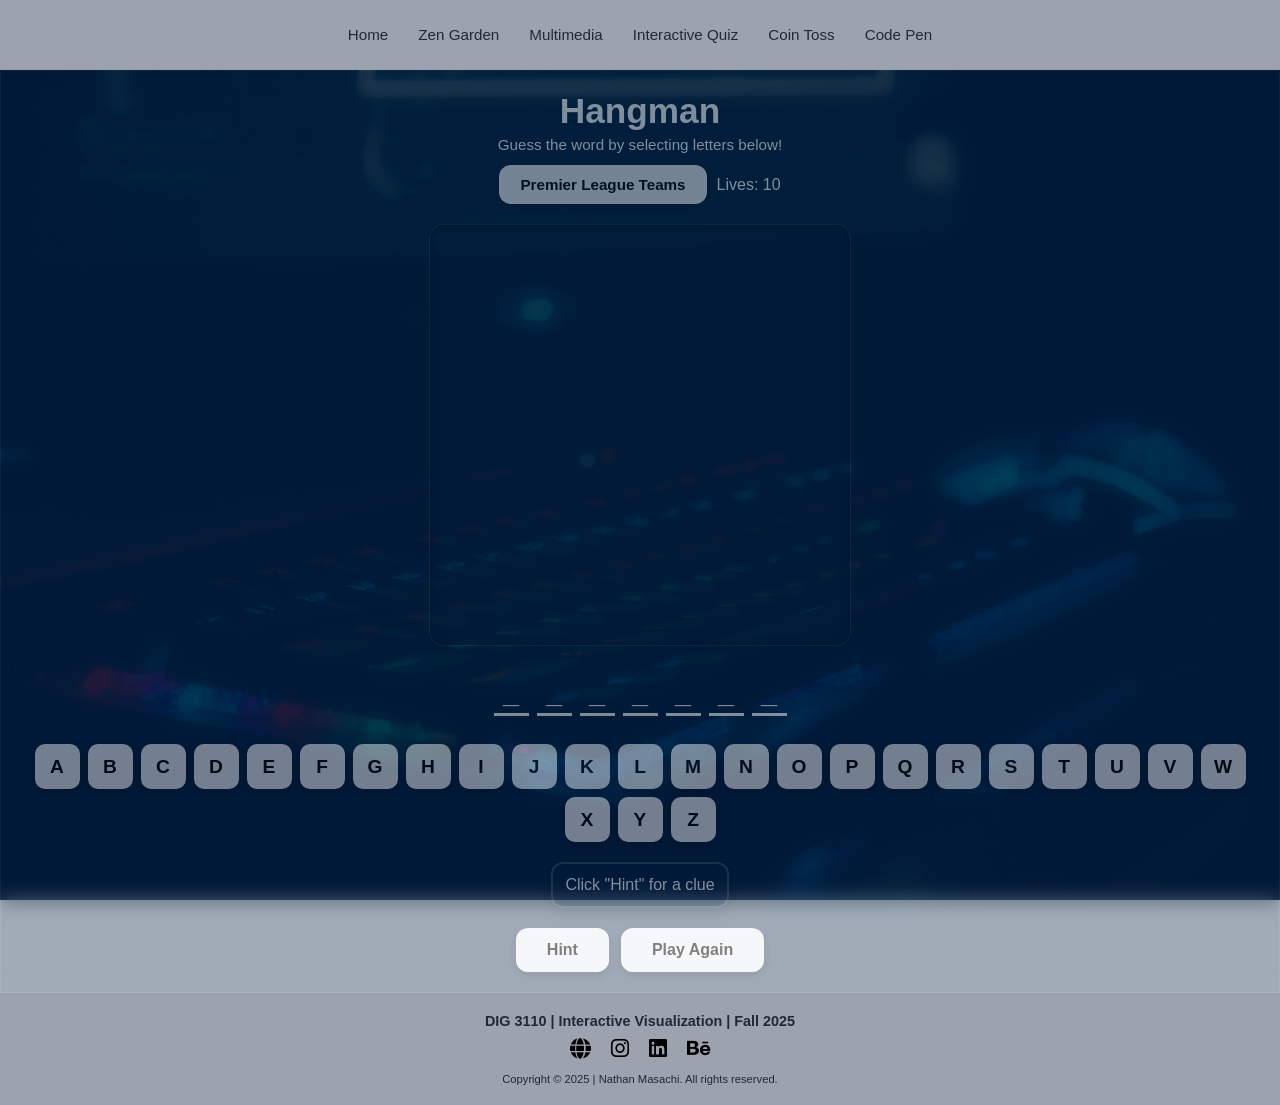
<file: codepen/codepen.html>
<!DOCTYPE html>
<html lang="en">
<head>
    <meta charset="UTF-8">
    <meta name="viewport" content="width=device-width, initial-scale=1.0">
    <title>Hangman Game</title>
    <link rel="stylesheet" href="https://cdnjs.cloudflare.com/ajax/libs/font-awesome/6.4.0/css/all.min.css">
    <link href="codepen.css" rel="stylesheet" type="text/css">
    
</head>
<body>
    <nav class="navbar">
        <div class="nav-links">
            <a href="../index.html" class="nav-link">Home</a>
            <a href="../zenGarden/zenGarden.html" class="nav-link">Zen Garden</a>
            <a href="../longFormMultimedia/longFormMultimedia.html" class="nav-link">Multimedia</a>
            <a href="../interactiveQuiz/knowYourSchool.html" class="nav-link">Interactive Quiz</a>
            <a href="../coinTossGame/coinTossGame.html" class="nav-link">Coin Toss</a>
            <a href="../codepen/codepen.html" class="nav-link">Code Pen</a>
        </div>
    </nav>

    <div class="main-content">
        <div class="game-container">
            <h1>Hangman</h1>
            <p class="subtitle">Guess the word by selecting letters below!</p>
            
            <div class="game-info">
                <div class="category-box" id="catagoryName">Select a category</div>
                <div class="lives-box" id="mylives">Lives: 10</div>
            </div>
            <div class="canvas-container">
                <canvas id="stickman" width="400" height="400"></canvas>
            </div>
            <div id="hold"></div>
            <div id="buttons"></div>
            <div class="clue-box" id="clue">Click "Hint" for a clue</div>
            <div class="button-container">
                <button id="hint">Hint</button>
                <button id="reset">Play Again</button>
            </div>
        </div>
    </div>

    <footer>
        <div class="container">
            <h3 class="project-title">DIG 3110 | Interactive Visualization | Fall 2025</h3>
            <div class="footer-socials">
                <a href="https://masachidc.com/" target="_blank" rel="noopener noreferrer" class="social-link"><i class="fa-solid fa-globe"></i></a>
                <a href="https://www.instagram.com/masachi.dc/" target="_blank" rel="noopener noreferrer" class="social-link"><i class="fa-brands fa-instagram"></i></a>
                <a href="https://www.linkedin.com/in/nathanmasachi/?skipRedirect=true" target="_blank" rel="noopener noreferrer" class="social-link"><i class="fa-brands fa-linkedin"></i></a>
                <a href="https://www.behance.net/masachidc" target="_blank" rel="noopener noreferrer" class="social-link"><i class="fa-brands fa-behance"></i></a>
            </div>
            <p class="copyright">Copyright © 2025 | Nathan Masachi. All rights reserved.</p>
        </div>
    </footer>

    <script src="codepen.js"></script>
</body>
</html>
</file>
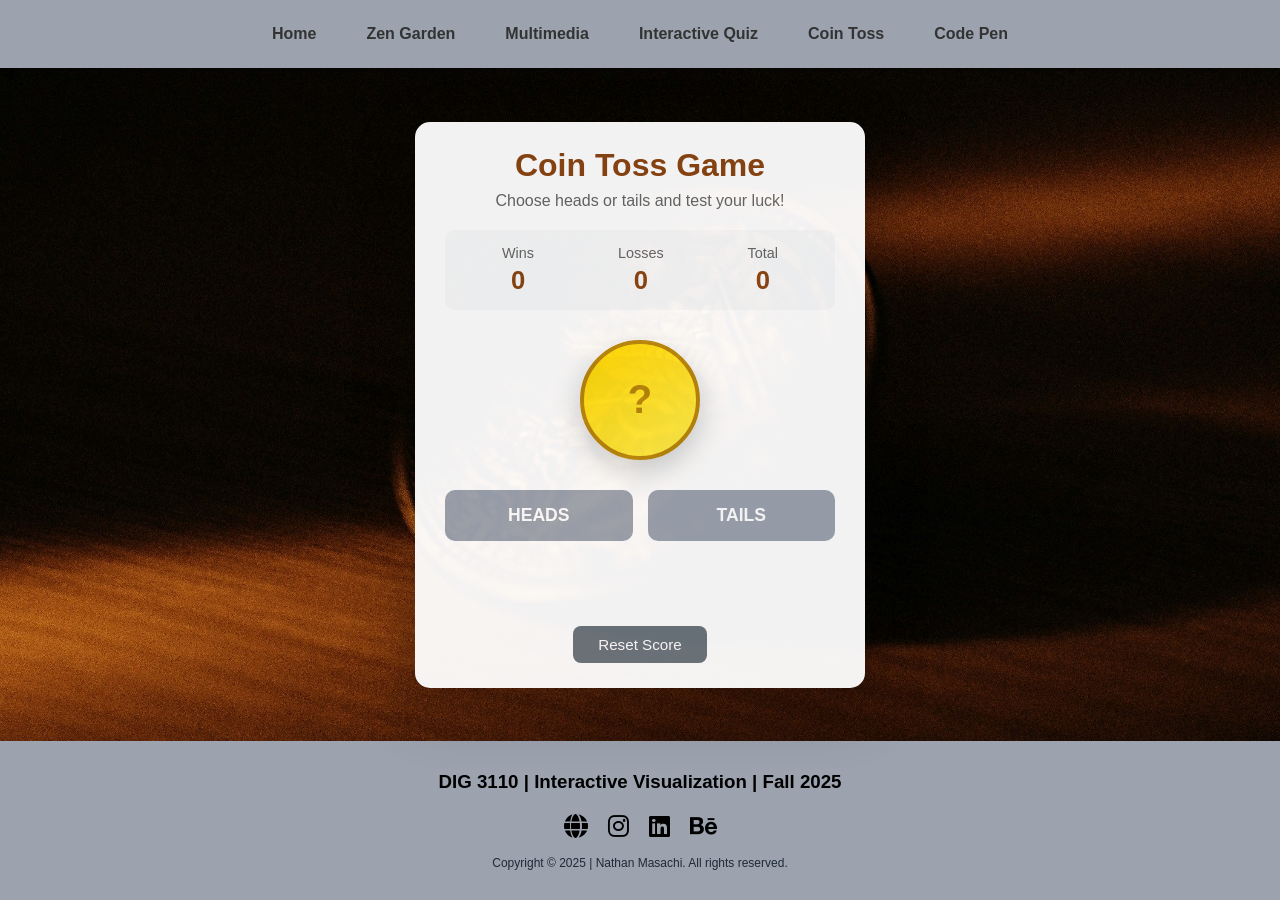
<file: coinTossGame/coinTossGame.html>
<!DOCTYPE html>
<html>
<head>
    <meta charset="utf-8">
    <meta name="viewport" content="width=device-width, initial-scale=1">
    <link href="coinToss.css" rel="stylesheet" type="text/css">
    <link href="https://fonts.googleapis.com/css2?family=Lato:ital,wght@0,100;0,300;0,400;0,700;0,900;1,100;1,300;1,400;1,700;1,900&family=Playfair+Display:ital,wght@0,400..900;1,400..900&display=swap" rel="stylesheet">
    <title>Coin Toss Game</title>
    <link rel="stylesheet" href="https://cdnjs.cloudflare.com/ajax/libs/font-awesome/6.4.0/css/all.min.css">
</head>
<body>
    <nav class="navbar">
        <div class="container">
            <ul class="nav-links">
                <li><a href="../index.html" class="nav-link">Home</a></li>
                <li><a href="../zenGarden/zenGarden.html" class="nav-link">Zen Garden</a></li>
                <li><a href="../longFormMultimedia/longFormMultimedia.html" class="nav-link">Multimedia</a></li>
                <li><a href="../interactiveQuiz/knowYourSchool.html" class="nav-link">Interactive Quiz</a></li>
                <li><a href="../coinTossGame/coinTossGame.html" class="nav-link">Coin Toss</a></li>
                <li><a href="../codepen/codepen.html" class="nav-link">Code Pen</a></li>
            </ul>
        </div>
    </nav>
    
    <main>
        <div class="game-container">
            <h1>Coin Toss Game</h1>
            <p class="subtitle">Choose heads or tails and test your luck!</p>
            <div class="score-board">
                <div class="score-item">
                    <div class="score-label">Wins</div>
                    <div class="score-value" id="wins">0</div>
                </div>
                <div class="score-item">
                    <div class="score-label">Losses</div>
                    <div class="score-value" id="losses">0</div>
                </div>
                <div class="score-item">
                    <div class="score-label">Total</div>
                    <div class="score-value" id="total">0</div>
                </div>
            </div>
            <div class="coin-container">
                <div class="coin" id="coin">?</div>
            </div>
            <div class="choice-buttons">
                <button class="choice-btn heads-btn" id="headsBtn">Heads</button>
                <button class="choice-btn tails-btn" id="tailsBtn">Tails</button>
            </div>
            <div class="result-message" id="resultMessage"></div>
            <button class="reset-btn" id="resetBtn">Reset Score</button>
        </div>
    </main>
    
    <footer>
        <div class="container">
            <h3 class="project-title" style="margin-bottom: 20px;">DIG 3110 | Interactive Visualization | Fall 2025</h3>
            <div class="footer-socials">
                <a href="https://masachidc.com/" target="_blank" rel="noopener noreferrer" class="social-link"><i class="fa-solid fa-globe"></i></a>
                <a href="https://www.instagram.com/masachi.dc/" target="_blank" rel="noopener noreferrer" class="social-link"><i class="fa-brands fa-instagram"></i></a>
                <a href="https://www.linkedin.com/in/nathanmasachi/?skipRedirect=true" target="_blank" rel="noopener noreferrer" class="social-link"><i class="fa-brands fa-linkedin"></i></a>
                <a href="https://www.behance.net/masachidc" target="_blank" rel="noopener noreferrer" class="social-link"><i class="fa-brands fa-behance"></i></a>
            </div>
            <p class="copyright">Copyright © 2025 | Nathan Masachi. All rights reserved.</p>
        </div>
    </footer>
    <script src="coinToss.js"></script>
</body>
</html>
</file>
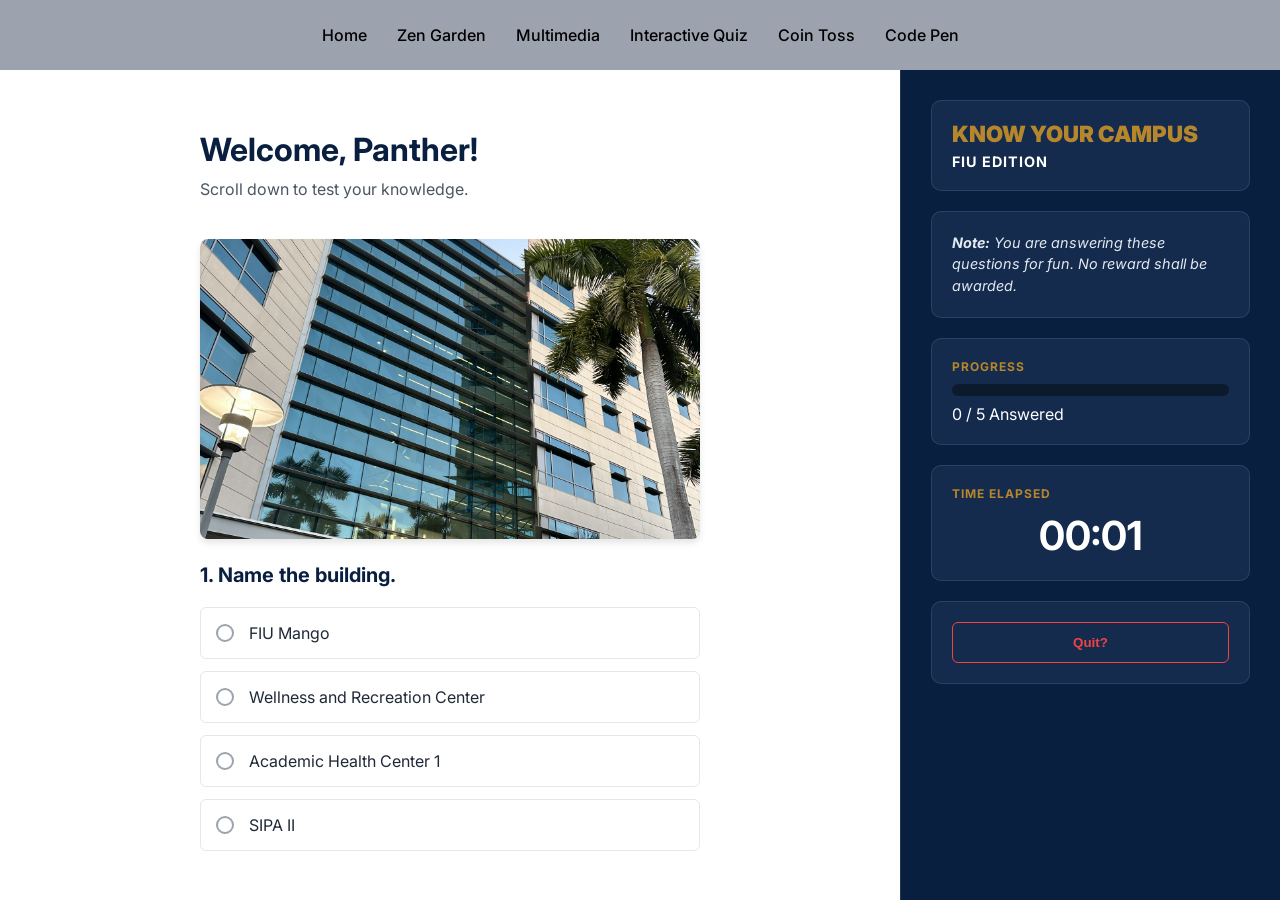
<file: interactiveQuiz/interactiveQuizFun.html>
<!DOCTYPE html>
<html lang="en">
<head>
    <meta charset="utf-8">
    <meta name="viewport" content="width=device-width, initial-scale=1">
    <link href="interactiveQuizFun.css" rel="stylesheet" type="text/css">
    <link href="https://fonts.googleapis.com/css2?family=Inter:wght@300;400;600;700;900&display=swap" rel="stylesheet">
    <title>Know Your Campus - FIU Edition</title>
</head>
<body>
 
    <nav class="navbar">
        <div class="container">
            <div class="nav-links">
                <a href="../indexFinal.html" class="nav-link">Home</a>
                <a href="../zenGarden/zenGarden.html" class="nav-link">Zen Garden</a>
                <a href="../longFormMultimedia/longFormMultimedia.html" class="nav-link">Multimedia</a>
                <a href="../interactiveQuiz/knowYourSchool.html" class="nav-link">Interactive Quiz</a>
                <a href="../coinTossGame/coinTossGame.html" class="nav-link">Coin Toss</a>
                <a href="../codepen/codepen.html" class="nav-link">Code Pen</a>
            </div>
        </div>
    </nav>
 
    <div class="split-layout">
        
        <main class="left-scroll-panel" id="quizPage">
            
            <!-- Questions View Container -->
            <div class="quiz-content" id="questionsView">
                <div class="intro-text">
                    <h1>Welcome, Panther!</h1>
                    <p>Scroll down to test your knowledge.</p>
                </div>
 
                <!-- Q1 -->
                <section class="question-box" data-question="1">
                    <img src="01.jpg" alt="Building Image" onerror="this.style.backgroundColor='#eee'">
                    <h3>1. Name the building.</h3>
                    <div class="answers">
                        <button class="answer-btn" data-question="1" data-answer="FIU Mango">
                            <span class="radio-circle"></span> FIU Mango
                        </button>
                        <button class="answer-btn" data-question="1" data-answer="Wellness and Recreation Center">
                            <span class="radio-circle"></span> Wellness and Recreation Center
                        </button>
                        <button class="answer-btn" data-question="1" data-answer="Academic Health Center 1">
                            <span class="radio-circle"></span> Academic Health Center 1
                        </button>
                        <button class="answer-btn" data-question="1" data-answer="SIPA II">
                            <span class="radio-circle"></span> SIPA II
                        </button>
                    </div>
                </section>
 
                <!-- Q2 -->
                <section class="question-box" data-question="2">
                    <img src="02.jpg" alt="Building Image" onerror="this.style.backgroundColor='#eee'">
                    <h3>2. Name the two buildings. (Select 2)</h3>
                    <div class="answers">
                        <button class="answer-btn checkbox-btn" data-question="2" data-answer="Lapis">
                            <span class="checkbox-square"></span> Lapis
                        </button>
                        <button class="answer-btn checkbox-btn" data-question="2" data-answer="The One">
                            <span class="checkbox-square"></span> The One
                        </button>
                        <button class="answer-btn checkbox-btn" data-question="2" data-answer="109 Towers">
                            <span class="checkbox-square"></span> 109 Towers
                        </button>
                        <button class="answer-btn checkbox-btn" data-question="2" data-answer="Terazul">
                            <span class="checkbox-square"></span> Terazul
                        </button>
                    </div>
                </section>
 
                <!-- Q3 -->
                <section class="question-box" data-question="3">
                    <img src="03.jpg" alt="Building Image" onerror="this.style.backgroundColor='#eee'">
                    <h3>3. Identify the building.</h3>
                    <div class="answers">
                        <button class="answer-btn" data-question="3" data-answer="Viertes Haus">
                            <span class="radio-circle"></span> Viertes Haus
                        </button>
                        <button class="answer-btn" data-question="3" data-answer="Ryder Business Building">
                            <span class="radio-circle"></span> Ryder Business Building
                        </button>
                        <button class="answer-btn" data-question="3" data-answer="SIPA I">
                            <span class="radio-circle"></span> SIPA I
                        </button>
                        <button class="answer-btn" data-question="3" data-answer="Deuxieme Maison">
                            <span class="radio-circle"></span> Deuxieme Maison
                        </button>
                    </div>
                </section>
 
                <!-- Q4 -->
                <section class="question-box" data-question="4">
                    <img src="04.jpg" alt="Pond Image" onerror="this.style.backgroundColor='#eee'">
                    <h3>4. Location of this pond?</h3>
                    <div class="answers">
                        <button class="answer-btn" data-question="4" data-answer="Biscayne Bay Campus">
                            <span class="radio-circle"></span> Biscayne Bay Campus
                        </button>
                        <button class="answer-btn" data-question="4" data-answer="Engineering Center">
                            <span class="radio-circle"></span> Engineering Center
                        </button>
                        <button class="answer-btn" data-question="4" data-answer="MMC Campus">
                            <span class="radio-circle"></span> MMC Campus
                        </button>
                        <button class="answer-btn" data-question="4" data-answer="FIU DC">
                            <span class="radio-circle"></span> FIU DC
                        </button>
                    </div>
                </section>
 
                <!-- Q5 -->
                <section class="question-box" data-question="5">
                    <img src="05.jpg" alt="Building Image" onerror="this.style.backgroundColor='#eee'">
                    <h3>5. Name the garage.</h3>
                    <div class="answers">
                        <button class="answer-btn" data-question="5" data-answer="PG6">
                            <span class="radio-circle"></span> PG6
                        </button>
                        <button class="answer-btn" data-question="5" data-answer="PG4">
                            <span class="radio-circle"></span> PG4
                        </button>
                        <button class="answer-btn" data-question="5" data-answer="PG3">
                            <span class="radio-circle"></span> PG3
                        </button>
                        <button class="answer-btn" data-question="5" data-answer="PG5">
                            <span class="radio-circle"></span> PG5
                        </button>
                    </div>
                </section>
                
                <div class="submit-area">
                    <button id="submitBtn" class="action-btn">Submit Quiz</button>
                </div>
            </div>
            
            <!-- Results View Container (Hidden by default) -->
            <div id="resultsView" class="hidden">
                <div class="results-card">
                    <h1>Quiz Complete!</h1>
                    <div class="score-big" id="scoreNumber">0/5</div>
                    <p id="scoreMessage"></p>
                    <div id="resultsDetails" class="details-box"></div>
                    <button id="retakeBtn" class="action-btn">Retake Quiz</button>
                </div>
            </div>

        </main>
 
        <aside class="right-fixed-panel">
            
            <div class="side-card header-card">
                <h1>KNOW YOUR CAMPUS</h1>
                <h2>FIU Edition</h2>
            </div>
 
            <div class="side-card note-card">
                <p><strong>Note:</strong> You are answering these questions for fun. No reward shall be awarded.</p>
            </div>
 
            <div class="side-card progress-card">
                <label>Progress</label>
                <div class="progress-track">
                    <div class="progress-fill" id="progressFill"></div>
                </div>
                <div class="progress-text"><span id="answeredCount">0</span> / 5 Answered</div>
            </div>
 
            <div class="side-card time-card">
                <label>Time Elapsed</label>
                <div class="timer-display" id="timerDisplay">00:00</div>
            </div>
 
            <div class="side-card quit-card">
                <button id="quitBtn" class="quit-btn">Quit?</button>
            </div>
        </aside>
 
    </div>
 
    <script src="interactiveQuizFun.js"></script>
</body>
</html>
</file>
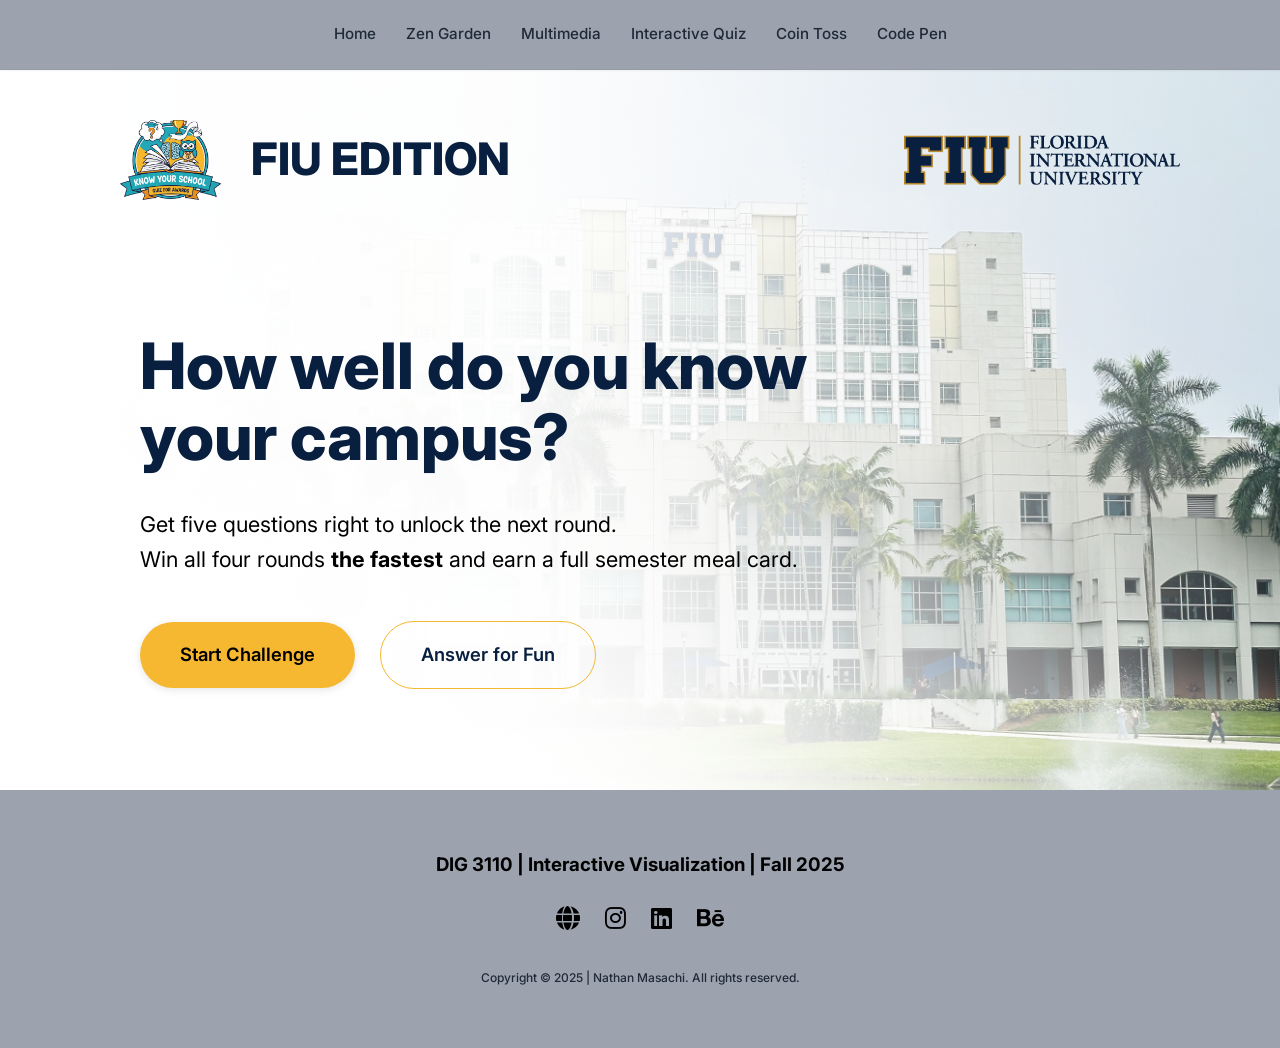
<file: interactiveQuiz/knowYourSchool.html>
<!DOCTYPE html>
<html>
<head>
	<meta charset="utf-8">
	<meta name="viewport" content="width=device-width, initial-scale=1">
	<link href="knowYourSchool.css" rel="stylesheet" type="text/css">
	<link rel="preconnect" href="https://fonts.googleapis.com">
	<link rel="preconnect" href="https://fonts.gstatic.com" crossorigin>
	<link href="https://fonts.googleapis.com/css2?family=Inter:ital,opsz,wght@0,14..32,100..900;1,14..32,100..900&family=Lato:ital,wght@0,100;0,300;0,400;0,700;0,900;1,100;1,300;1,400;1,700;1,900&family=Playfair+Display:ital,wght@0,400..900;1,400..900&display=swap" rel="stylesheet">
	<link rel="stylesheet" href="https://cdnjs.cloudflare.com/ajax/libs/font-awesome/6.4.0/css/all.min.css">

	<title> Interactive Quiz</title>
</head>
<body>
	<nav class="navbar">
        <div class="container">
            <div class="nav-links">
                <a href="../index.html" class="nav-link">Home</a>
                <a href="../zenGarden/zenGarden.html" class="nav-link">Zen Garden</a>
                <a href="../longFormMultimedia/longFormMultimedia.html" class="nav-link">Multimedia</a>
                <a href="../interactiveQuiz/knowYourSchool.html" class="nav-link">Interactive Quiz</a>
                <a href="../coinTossGame/coinTossGame.html" class="nav-link">Coin Toss</a>
                <a href="../codepen/codepen.html" class="nav-link">Code Pen</a>
            </div>
        </div>
    </nav>

    <div class="know-your-school-wrapper">
    	<img class="fiu-campus" src="knowYourSchool.png" alt="FIU Campus">
	    
	    <div class="overlay-content">
	        <div class="header-section">
	            <img src="nysLogo.png" alt="Know Your School Logo" class="nys-logo">
	            <h1 class="edition-title">FIU EDITION</h1>
	            <img src="fiuLogo.png" alt="Florida International University" class="fiu-logo">
	        </div>
	        
	        <div class="content-section">
	            <h2 class="main-heading">How well do you know your campus?</h2>
	            <p class="description-text">
	                Get five questions right to unlock the next round.<br>
	                Win all four rounds <strong>the fastest</strong> and earn a full semester meal card.
	            </p>
	            <div class="button-group">
	                <a href="interactiveQuizChallenge.html" class="challenge-button">Start Challenge</a>
	                <a href="interactiveQuizFun.html" class="fun-button">Answer for Fun</a>

	            </div>
	        </div>
	    </div>
	</div>

    <footer>
        <div class="container">
            <h3 class="project-title" style="margin-bottom: 20px;">DIG 3110 | Interactive Visualization | Fall 2025</h3>
            <div class="footer-socials">
                <a href="https://masachidc.com/" target="_blank" rel="noopener noreferrer" class="social-link"><i class="fa-solid fa-globe"></i></a>
                <a href="https://www.instagram.com/masachi.dc/" target="_blank" rel="noopener noreferrer" class="social-link"><i class="fa-brands fa-instagram"></i></a>
                <a href="https://www.linkedin.com/in/nathanmasachi/?skipRedirect=true" target="_blank" rel="noopener noreferrer" class="social-link"><i class="fa-brands fa-linkedin"></i></a>
                <a href="https://www.behance.net/masachidc" target="_blank" rel="noopener noreferrer" class="social-link"><i class="fa-brands fa-behance"></i></a>
            </div>
            <p class="copyright">Copyright © 2025 | Nathan Masachi. All rights reserved.</p>
        </div>
    </footer>
</body>
</file>
<file: codepen/codepen.css>
:root {
    --brand-brown: #8B4513;
    --brand-dark: #333333;
    --text-gray: #4b5563;
    --bg-gray: #f5f5f5;
    --card-gray: #E5E5E5;
    --glass-bg: rgba(255, 255, 255, 0.85);
    --glass-border: rgba(255, 255, 255, 0.3);
    --font-main: 'Inter', sans-serif;
}

* {
    margin: 0;
    padding: 0;
    box-sizing: border-box;
}

html, body {
    min-height: 100vh;
    margin: 0;
}

body {
    font-family: 'Segoe UI', Tahoma, Geneva, Verdana, sans-serif;
    background-image: url("bgGame.jpg");
    background-size: cover;
    background-position: center;
    background-attachment: fixed;
    display: flex;
    flex-direction: column;
    position: relative;
}

body::before {
    content: '';
    position: fixed;
    top: 0;
    left: 0;
    width: 100%;
    height: 100%;
    background: rgba(0, 31, 63, 0.75);
    pointer-events: none;
    z-index: 0;
}

/* --- Navigation --- */
.navbar {
    position: sticky;
    top: 0;
    z-index: 1000;
    background-color: #9ca3af;
    backdrop-filter: blur(8px);
    border-bottom: 1px solid rgba(0,0,0,0.05);
    height: 70px;
    display: flex;
    align-items: center;
    justify-content: center;
    box-shadow: 0 1px 2px rgba(0,0,0,0.05);
    flex-shrink: 0;
}

.nav-links {
    display: flex;
    gap: 30px;
    overflow-x: auto;
    white-space: nowrap;
    padding: 0 20px;
}

.nav-link {
    font-size: 0.95rem;
    font-weight: 500;
    color: #1f2937;
    text-decoration: none;
    transition: color 0.2s ease;
}

.nav-link:hover {
    color: var(--brand-brown);
}

/* Main content area */
.main-content {
    flex: 1;
    display: flex;
    justify-content: center;
    align-items: center;
    padding: 0; /* Changed for full coverage */
    position: relative;
    z-index: 1;
    /* Added to ensure it fills the remaining viewport space */
    min-height: calc(100vh - 70px - 90px); 
}

.game-container {
    background: rgba(0, 31, 63, 0.75);
    backdrop-filter: blur(10px);
    border: 1px solid rgba(255, 255, 255, 0.1);
    border-radius: 0; /* Changed for full coverage */
    padding: 20px; /* Adjusted padding inside the container */
    max-width: 100%;
    width: 100%;
    height: 100%; 
    min-height: 100%; 
    box-shadow: none; 
    opacity: 0.5; 
    display: flex; 
    flex-direction: column;
    justify-content: center;
    align-items: center;
}

h1 {
    color: #ffffff;
    font-size: 2.2em;
    text-align: center;
    margin-bottom: 5px;
    font-weight: 700;
}

.subtitle {
    text-align: center;
    color: #ffffff;
    font-size: 0.95em;
    margin-bottom: 12px;
}

.game-info {
    display: flex;
    justify-content: space-between;
    align-items: center;
    margin-bottom: 10px;
    flex-wrap: wrap;
    gap: 10px;
}

.category-box, .lives-box {
    background: rgba(255, 255, 255, 0.9);
    color: #000;
    padding: 10px 20px;
    border-radius: 12px;
    font-weight: 600;
    font-size: 0.95em;
    box-shadow: 0 4px 15px rgba(0, 0, 0, 0.3);
    border: 1px solid rgba(255, 255, 255, 0.2);
}

.canvas-container {
    background: rgba(0, 31, 63, 0.75);
    border-radius: 15px;
    padding: 10px;
    margin: 10px auto;
    display: flex;
    justify-content: center;
    box-shadow: inset 0 2px 10px rgba(0, 0, 0, 0.5);
    border: 1px solid rgba(255, 255, 255, 0.1);
}

canvas {
    background: rgba(0, 31, 63, 0.75);
    opacity: 0.25;
    max-width: 100%;
    height: auto;
}

#my-word {
    display: flex;
    justify-content: center;
    flex-wrap: wrap;
    gap: 8px;
    margin: 10px 0;
    list-style: none;
    padding: 8px;
}

#my-word li {
    font-size: 1.8em;
    font-weight: bold;
    color: #ffffff;
    min-width: 35px;
    text-align: center;
    border-bottom: 3px solid #ffffff;
    padding: 3px;
}

#alphabet {
    display: flex;
    flex-wrap: wrap;
    justify-content: center;
    gap: 8px;
    list-style: none;
    margin: 10px 0;
    padding: 0;
}

#alphabet li {
    width: 45px;
    height: 45px;
    display: flex;
    align-items: center;
    justify-content: center;
    background: rgba(255, 255, 255, 0.9);
    color: #000;
    font-size: 1.2em;
    font-weight: bold;
    border-radius: 10px;
    cursor: pointer;
    transition: all 0.3s ease;
    text-transform: uppercase;
    box-shadow: 0 4px 10px rgba(0, 0, 0, 0.3);
    border: 1px solid rgba(255, 255, 255, 0.2);
}

#alphabet li:hover {
    transform: translateY(-3px) scale(1.05);
    box-shadow: 0 6px 20px rgba(0, 0, 0, 0.5);
    background: rgba(255, 255, 255, 1);
}

#alphabet li.active {
    background: rgba(100, 100, 120, 0.4);
    color: rgba(255, 255, 255, 0.5);
    cursor: not-allowed;
    opacity: 0.4;
    transform: none;
    box-shadow: none;
}

#alphabet li.active:hover {
    box-shadow: none;
    transform: none;
}

.clue-box {
    background: rgba(0, 31, 63, 0.9);
    border: 2px solid rgba(255, 255, 255, 0.2);
    border-radius: 12px;
    padding: 12px;
    margin: 10px 0;
    text-align: center;
    font-size: 1em;
    color: #ffffff;
    min-height: 40px;
    display: flex;
    align-items: center;
    justify-content: center;
    box-shadow: 0 4px 15px rgba(0, 0, 0, 0.3);
}

.button-container {
    display: flex;
    justify-content: center;
    gap: 12px;
    margin-top: 10px;
    flex-wrap: wrap;
}

button {
    padding: 12px 30px;
    font-size: 1em;
    font-weight: 600;
    border: 1px solid rgba(255, 255, 255, 0.2);
    border-radius: 12px;
    cursor: pointer;
    transition: all 0.3s ease;
    box-shadow: 0 4px 10px rgba(0, 0, 0, 0.3);
    background: rgba(255, 255, 255, 0.9);
    color: #000;
}

#hint:hover, #reset:hover {
    background: rgba(255, 255, 255, 1);
    transform: translateY(-2px);
    box-shadow: 0 6px 20px rgba(0, 0, 0, 0.4);
}

.game-status {
    text-align: center;
    font-size: 1.5em;
    font-weight: bold;
    margin: 10px 0;
    min-height: 40px;
    display: flex;
    align-items: center;
    justify-content: center;
}

.game-status.win {
    color: #00ff88;
    animation: pulse 0.5s ease-in-out;
}

.game-status.lose {
    color: #ff4444;
    animation: shake 0.5s ease-in-out;
}

@keyframes pulse {
    0%, 100% { transform: scale(1); }
    50% { transform: scale(1.1); }
}

@keyframes shake {
    0%, 100% { transform: translateX(0); }
    25% { transform: translateX(-10px); }
    75% { transform: translateX(10px); }
}

/* --- Footer --- */
footer {
    background-color: #9ca3af;
    padding: 20px 0;
    text-align: center;
    margin-top: auto;
    z-index: 1000;
    flex-shrink: 0;
}

.footer-socials {
    display: flex;
    justify-content: center;
    gap: 20px;
    margin-bottom: 12px;
}

.social-link {
    font-size: 1.3rem;
    color: black;
    transition: all 0.3s ease;
}

.social-link:hover {
    color: white;
    transform: translateY(-3px) scale(1.2);
}

.copyright {
    font-size: 0.7rem;
    font-weight: 500;
    color: #1f2937;
}

.project-title {
    color: #1f2937;
    font-size: 0.9rem;
    margin-bottom: 8px;
}

/* --- Animations --- */
@keyframes fadeInUp {
    from {
        opacity: 0;
        transform: translateY(30px);
    }
    to {
        opacity: 1;
        transform: translateY(0);
    }
}

.animate-in {
    animation: fadeInUp 0.6s ease forwards;
}

@media (max-width: 768px) {
    .game-container {
        padding: 15px;
        border-radius: 0; /* Changed for full coverage */
    }

    h1 {
        font-size: 2em;
    }

    #my-word li {
        font-size: 1.8em;
        min-width: 30px;
    }

    #alphabet li {
        width: 40px;
        height: 40px;
        font-size: 1.1em;
    }

    .game-info {
        flex-direction: column;
    }

    .navbar {
        height: 60px;
    }

    footer {
        padding: 20px 0;
    }
}
</file>
<file: coinTossGame/coinToss.css>
* {
    margin: 0;
    padding: 0;
    box-sizing: border-box;
}

html, body {
    height: 100%;
}

body {
    font-family: 'Segoe UI', Tahoma, Geneva, Verdana, sans-serif;
    background-image: url("coinToss.jpg");
    background-size: cover;
    background-position: center;
    background-attachment: fixed;
    display: flex;
    flex-direction: column;
    min-height: 100vh;
}

/* --- Navigation Styles (Updated with new color and Title Case text) --- */
nav {
    position: sticky;
    top: 0;
    left: 0;
    right: 0;
    z-index: 1000;
    /* Updated Background Color */
    background: #9ca3af; 
    box-shadow: 0 2px 8px rgba(0, 0, 0, 0.15); /* Adjusted shadow for lighter background */
    padding: 15px 20px;
}

/* Container used to set max-width and center the nav content */
nav .container {
    max-width: 1200px;
    margin: 0 auto;
    display: flex;
    justify-content: center;
    align-items: center;
}

nav ul {
    list-style: none;
    margin: 0;
    padding: 0;
    display: flex;
    gap: 20px;
    flex-wrap: wrap;
    justify-content: center;
}

nav a {
    display: block;
    padding: 10px 15px;
    background: transparent;
    color: #333333; /* Darker text color for contrast on light background */
    text-decoration: none;
    border-radius: 5px; 
    font-weight: 600;
    font-size: 1em;
    transition: all 0.3s ease;
    /* Removed text-transform rule to allow Title Case from HTML to display */
    /* text-transform: lowercase; */
}

nav a:hover {
    background: rgba(0, 0, 0, 0.08); /* Dark, subtle hover background */
    color: #000000;
    transform: translateY(-2px);
}

nav a:active {
    transform: translateY(0);
}

/* --- Main content area --- */
main {
    flex: 1;
    display: flex;
    justify-content: center;
    align-items: center;
    padding: 15px;
}

.game-container {
    background: white;
    opacity: 95%;
    border-radius: 15px;
    padding: 25px 30px;
    box-shadow: 0 20px 60px rgba(0, 0, 0, 0.3);
    max-width: 450px;
    width: 100%;
    text-align: center;
}

h1 {
    color: #8B4513;
    margin-bottom: 8px;
    font-size: 2em;
}

.subtitle {
    color: #666;
    margin-bottom: 20px;
    font-size: 1em;
}

.score-board {
    display: flex;
    justify-content: space-around;
    margin-bottom: 20px;
    padding: 15px;
    background: #f8f9fa;
    border-radius: 10px;
}

.score-item {
    text-align: center;
}

.score-label {
    font-size: 0.9em;
    color: #666;
    margin-bottom: 5px;
}

.score-value {
    font-size: 1.6em;
    font-weight: bold;
    color: #8B4513;
}

.coin-container {
    margin: 20px 0;
    height: 140px;
    display: flex;
    justify-content: center;
    align-items: center;
}

.coin {
    width: 120px;
    height: 120px;
    border-radius: 50%;
    background: linear-gradient(145deg, #ffd700, #ffed4e);
    border: 4px solid #b8860b;
    display: flex;
    justify-content: center;
    align-items: center;
    font-size: 2.5em;
    font-weight: bold;
    color: #b8860b;
    box-shadow: 0 10px 30px rgba(0, 0, 0, 0.2);
    transition: transform 0.3s ease;
}

.coin:hover {
    transform: scale(1.05);
}

.coin.flipping {
    animation: flip 1s ease-in-out;
}

@keyframes flip {
    0% { transform: rotateY(0deg) scale(1); }
    50% { transform: rotateY(1800deg) scale(1.1); }
    100% { transform: rotateY(3600deg) scale(1); }
}

.choice-buttons {
    display: flex;
    gap: 15px;
    margin: 20px 0;
}

.choice-btn {
    flex: 1;
    padding: 15px;
    font-size: 1.1em;
    font-weight: bold;
    border: none;
    border-radius: 10px;
    cursor: pointer;
    transition: all 0.3s ease;
    text-transform: uppercase;
}

.heads-btn {
    background: #9ca3af;
    color: white;
}

.tails-btn {
    background: #9ca3af;
    color: white;
}

.choice-btn:hover {
    background: #8B4513;
    transform: translateY(-3px);
    box-shadow: 0 10px 20px rgba(0, 0, 0, 0.2);
}

.choice-btn:active {
    transform: translateY(-1px);
}

.choice-btn:disabled {
    opacity: 0.6;
    cursor: not-allowed;
    transform: none;
}

.result-message {
    min-height: 50px;
    display: flex;
    align-items: center;
    justify-content: center;
    margin-top: 15px;
}

.result-text {
    font-size: 1.2em;
    font-weight: bold;
    padding: 12px 25px;
    border-radius: 10px;
    animation: fadeIn 0.5s ease;
}

@keyframes fadeIn {
    from { opacity: 0; transform: translateY(-10px); }
    to { opacity: 1; transform: translateY(0); }
}

.result-text.win {
    background: #d4edda;
    color: #155724;
}

.result-text.lose {
    background: #f8d7da;
    color: #721c24;
}

.reset-btn {
    margin-top: 15px;
    padding: 10px 25px;
    font-size: 0.95em;
    background: #6c757d;
    color: white;
    border: none;
    border-radius: 8px;
    cursor: pointer;
    transition: all 0.3s ease;
}

.reset-btn:hover {
    background: #5a6268;
    transform: translateY(-2px);
}

/* --- Footer --- */
footer {
    background-color: #9ca3af;
    padding: 30px 20px;
    text-align: center;
    margin-top: auto;
}

.footer-socials {
    display: flex;
    justify-content: center;
    gap: 20px;
    margin-bottom: 15px;
}

.social-link {
    font-size: 1.5rem;
    color: black;
    transition: all 0.3s ease;
}

.social-link:hover {
    color: white;
    transform: translateY(-3px) scale(1.2);
}

.copyright {
    font-size: 0.75rem;
    font-weight: 500;
    color: #1f2937;
}

/* --- Animations --- */
@keyframes fadeInUp {
    from {
        opacity: 0;
        transform: translateY(30px);
    }
    to {
        opacity: 1;
        transform: translateY(0);
    }
}

.animate-in {
    animation: fadeInUp 0.6s ease forwards;
}

/* --- Media Queries (Responsive Styles) --- */

/* Tablet styles */
@media (max-width: 768px) {
    nav {
        padding: 12px 15px;
    }

    nav ul {
        gap: 15px;
    }

    nav a {
        padding: 8px 12px;
        font-size: 0.95em;
    }

    .game-container {
        padding: 25px 20px;
        border-radius: 15px;
    }

    h1 {
        font-size: 1.8em;
    }

    .subtitle {
        font-size: 0.95em;
        margin-bottom: 18px;
    }

    .score-board {
        padding: 12px;
        margin-bottom: 18px;
    }

    .score-value {
        font-size: 1.5em;
    }

    .coin {
        width: 110px;
        height: 110px;
        font-size: 2.2em;
    }

    .coin-container {
        height: 130px;
        margin: 18px 0;
    }

    .choice-btn {
        padding: 14px;
        font-size: 1em;
    }

    .result-text {
        font-size: 1.1em;
        padding: 10px 20px;
    }

    footer {
        padding: 25px 20px;
    }
}

/* Mobile styles */
@media (max-width: 480px) {
    main {
        padding: 12px;
    }

    nav {
        padding: 10px;
    }

    nav ul {
        gap: 10px;
        justify-content: center;
    }

    nav a {
        padding: 8px 10px;
        font-size: 0.9em;
    }

    .game-container {
        padding: 20px 18px;
        border-radius: 12px;
    }

    h1 {
        font-size: 1.6em;
        margin-bottom: 6px;
    }

    .subtitle {
        font-size: 0.85em;
        margin-bottom: 15px;
    }

    .score-board {
        flex-direction: row;
        padding: 10px;
        margin-bottom: 15px;
        gap: 8px;
    }

    .score-item {
        flex: 1;
    }

    .score-label {
        font-size: 0.75em;
        margin-bottom: 3px;
    }

    .score-value {
        font-size: 1.3em;
    }

    .coin {
        width: 100px;
        height: 100px;
        font-size: 1.9em;
        border: 4px solid #b8860b;
    }

    .coin-container {
        height: 120px;
        margin: 15px 0;
    }

    .choice-buttons {
        flex-direction: column;
        gap: 12px;
        margin: 15px 0;
    }

    .choice-btn {
        padding: 14px;
        font-size: 0.95em;
    }

    .result-message {
        min-height: 45px;
        margin-top: 12px;
    }

    .result-text {
        font-size: 1em;
        padding: 8px 18px;
    }

    .reset-btn {
        padding: 9px 22px;
        font-size: 0.85em;
        margin-top: 12px;
    }

    footer {
        padding: 20px 15px;
    }
}

/* Small mobile styles */
@media (max-width: 360px) {
    nav a {
        padding: 6px 8px;
        font-size: 0.8em;
    }

    .game-container {
        padding: 20px 15px;
    }

    h1 {
        font-size: 1.5em;
    }

    .subtitle {
        font-size: 0.85em;
    }

    .coin {
        width: 90px;
        height: 90px;
        font-size: 1.8em;
    }

    .coin-container {
        height: 130px;
    }

    .choice-btn {
        padding: 14px;
        font-size: 0.95em;
    }

    .result-text {
        font-size: 1em;
        padding: 8px 15px;
    }
}
</file>
<file: interactiveQuiz/interactiveQuizFun.css>
:root {
    --fiu-blue: #091F3F;
    --fiu-gold: #B6862C;
    --card-blue: #142b4d;
    --text-dark: #1f2937;
    --text-white: #ffffff;
    --bg-light: #ffffff;
}
 
* {
    margin: 0;
    padding: 0;
    box-sizing: border-box;
}
 
body {
    background-color: white;
    font-family: 'Inter', sans-serif;
    color: var(--text-dark);
    height: 100vh;
    display: flex;
    flex-direction: column;
    overflow: hidden; /* Prevent global scroll */
}
 
/* --- Navigation (Sticky Top) --- */
.navbar {
    height: 70px;
    background-color: #9ca3af;
    display: flex;
    align-items: center;
    justify-content: center;
    flex-shrink: 0;
    z-index: 1000;
}
 
.nav-links {
    display: flex;
    gap: 30px;
}
 
.nav-link {
    text-decoration: none;
    color: #000;
    font-weight: 500;
    font-size: 1rem;
}
.nav-link:hover { color: var(--fiu-blue); }
 
/* --- Main Split Layout --- */
.split-layout {
    display: flex;
    height: calc(100vh - 70px);
    width: 100%;
}
 
/* --- Left Panel: Questions (White, Scrollable) --- */
.left-scroll-panel {
    flex: 1;
    background: white;
    overflow-y: auto; /* Independent scrolling */
    padding: 60px 20px;
    position: relative;
    scroll-behavior: smooth;
}
 
.quiz-content {
    max-width: 500px;
    margin: 0 auto;
}
 
.intro-text {
    margin-bottom: 40px;
    color: #4b5563;
}
.intro-text h1 { color: var(--fiu-blue); margin-bottom: 10px; }
 
/* Question Cards */
.question-box {
    margin-bottom: 50px;
}
 
.question-box img {
    width: 100%;
    height: 300px;
    object-fit: cover;
    border-radius: 8px;
    margin-bottom: 20px;
    box-shadow: 0 4px 6px rgba(0,0,0,0.1);
    background-color: #eee;
}
 
.question-box h3 {
    margin-bottom: 20px;
    color: var(--fiu-blue);
    font-weight: 700;
    font-size: 1.25rem;
}
 
/* Buttons */
.answers { display: grid; gap: 12px; }
 
.answer-btn {
    background: white;
    border: 1px solid #e5e7eb;
    padding: 15px;
    text-align: left;
    color: var(--text-dark);
    border-radius: 6px;
    cursor: pointer;
    display: flex;
    align-items: center;
    gap: 15px;
    transition: all 0.2s;
    font-family: 'Inter', sans-serif;
    font-size: 1rem;
}
 
.answer-btn:hover { background: #f9fafb; border-color: var(--fiu-gold); }
 
.answer-btn.selected {
    background: #f0fdf4;
    border-color: var(--fiu-gold);
    color: var(--fiu-blue);
    font-weight: 600;
}
 
.radio-circle, .checkbox-square {
    width: 18px;
    height: 18px;
    border: 2px solid #9ca3af;
    display: inline-block;
}
.radio-circle { border-radius: 50%; }
.checkbox-square { border-radius: 3px; }
 
.answer-btn.selected .radio-circle,
.answer-btn.selected .checkbox-square {
    background: var(--fiu-gold);
    border-color: var(--fiu-gold);
}
 
.action-btn {
    background: var(--fiu-blue);
    color: white;
    border: none;
    padding: 15px 50px;
    font-size: 1.1rem;
    border-radius: 6px;
    cursor: pointer;
    font-weight: 600;
    margin-top: 20px;
}

.submit-area {
    text-align: center;
    padding-bottom: 40px;
}
 
/* --- Right Panel: Sidebar (Blue, Fixed) --- */
.right-fixed-panel {
    width: 380px;
    background: var(--fiu-blue);
    padding: 30px;
    display: flex;
    flex-direction: column;
    gap: 20px;
    flex-shrink: 0;
    border-left: 1px solid rgba(255,255,255,0.1);
}
 
.side-card {
    background: var(--card-blue);
    border: 1px solid rgba(255,255,255,0.1);
    border-radius: 10px;
    padding: 20px;
    color: white;
}
 
.header-card h1 {
    font-size: 1.4rem;
    color: var(--fiu-gold);
    font-weight: 900;
    text-transform: uppercase;
    line-height: 1.2;
}
 
.header-card h2 {
    font-size: 0.9rem;
    font-weight: 700;
    text-transform: uppercase;
    letter-spacing: 1px;
    margin-top: 5px;
    color: white;
}
 
.note-card p {
    font-size: 0.9rem;
    font-style: italic;
    color: #e2e8f0;
    line-height: 1.5;
}
 
.side-card label {
    display: block;
    color: var(--fiu-gold);
    font-size: 0.75rem;
    font-weight: 700;
    text-transform: uppercase;
    margin-bottom: 10px;
    letter-spacing: 1px;
}
 
.progress-track {
    background: rgba(0,0,0,0.4);
    height: 12px;
    border-radius: 10px;
    overflow: hidden;
    margin-bottom: 8px;
}
.progress-fill { height: 100%; width: 0%; background: var(--fiu-gold); transition: 0.3s; }
 
.timer-display {
    font-size: 2.5rem;
    font-weight: 700;
    text-align: center;
}
 
.quit-btn {
    width: 100%;
    padding: 12px;
    background: transparent;
    border: 1px solid #ef4444;
    color: #ef4444;
    font-weight: 600;
    border-radius: 6px;
    cursor: pointer;
    transition: 0.2s;
}
.quit-btn:hover { background: #ef4444; color: white; }
 
/* --- Results View Styling (The Fix) --- */
.hidden { display: none !important; }

#resultsView {
    width: 100%;
    min-height: 100%;
    display: flex;
    flex-direction: column;
    align-items: center;
    justify-content: center;
    animation: fadeIn 0.5s ease;
}

.results-card {
    text-align: center;
    color: var(--text-dark);
    width: 100%;
    max-width: 600px;
}

.score-big {
    font-size: 4rem;
    font-weight: 900;
    color: var(--fiu-blue);
    margin: 20px 0;
}

#resultsDetails {
    text-align: left;
    margin-top: 30px;
    margin-bottom: 30px;
}

@keyframes fadeIn {
    from { opacity: 0; transform: translateY(10px); }
    to { opacity: 1; transform: translateY(0); }
}

/* Responsive adjustments */
@media (max-width: 900px) {
    .split-layout { flex-direction: column; height: auto; }
    .left-scroll-panel { height: auto; overflow: visible; padding-bottom: 100px; }
    .right-fixed-panel { width: 100%; order: -1; padding: 15px; flex-direction: row; flex-wrap: wrap; justify-content: space-between; align-items: center; }
    .side-card { flex: 1; min-width: 150px; }
    .header-card { width: 100%; flex: 100%; }
}
</file>
<file: interactiveQuiz/knowYourSchool.css>
<style>
    /* --- Reset & Variables --- */
    :root {
        --brand-brown: #8B4513;
        --brand-dark: #333333;
        --text-gray: #4b5563;
        --bg-gray: #f5f5f5;
        --card-gray: #E5E5E5;
        --glass-bg: rgba(255, 255, 255, 0.85);
        --glass-border: rgba(255, 255, 255, 0.3);
        --font-main: 'Inter', sans-serif;
        
        /* New Project Variables */
        --kys-blue: #091F3F;
        --kys-yellow: #F5B830;
    }

    * {
        box-sizing: border-box;
        margin: 0;
        padding: 0;
    }

    body {
        font-family: 'Inter', sans-serif;
        color: var(--brand-dark);
        background-color: var(--bg-gray);
        line-height: 1.6;
    }

    /* --- Utility Classes --- */
    .container {
        max-width: 1100px;
        margin: 0 auto;
        padding: 0 20px;
    }

    .text-center { text-align: center; }
    .text-bold { font-weight: 700; }
    .text-brown { color: var(--brand-brown); }
    
    a { text-decoration: none; color: inherit; }
    ul { list-style: none; }

    /* --- Navigation --- */
    .navbar {
        position: sticky;
        top: 0;
        z-index: 1000;
        background-color: #9ca3af;
        backdrop-filter: blur(8px);
        border-bottom: 1px solid rgba(0,0,0,0.05);
        height: 70px;
        display: flex;
        align-items: center;
        justify-content: center;
        box-shadow: 0 1px 2px rgba(0,0,0,0.05);
    }

    .nav-links {
        display: flex;
        gap: 30px;
        overflow-x: auto;
        white-space: nowrap;
        padding: 0 20px;
    }

    .nav-link {
        font-size: 0.95rem;
        font-weight: 500;
        color: #1f2937;
        transition: color 0.2s ease;
    }

    .nav-link:hover {
        color: var(--brand-brown);
    }

    /* --- Know Your School Project Styles --- */
    
    /* 1. Wrapper acts as the frame */
    .know-your-school-wrapper {
        position: relative;
        width: 100%;
        height: 720px;
        overflow: hidden;
    }

    /* 2. Background image fits the frame */
    .fiu-campus {
        width: 100%;
        height: 100%;
        object-fit: cover;
        display: block;
    }

    /* 3. Overlay creates the layout on top of the image */
    .overlay-content {
        position: absolute;
        top: 0;
        left: 0;
        width: 100%;
        height: 100%;
        background: linear-gradient(90deg, 
            rgba(255, 255, 255, 0.95) 0%, 
            rgba(255, 255, 255, 0.9) 40%, 
            rgba(255, 255, 255, 0.3) 70%, 
            rgba(255, 255, 255, 0) 100%);
        padding: 50px 100px 50px 120px;
        display: flex;
        flex-direction: column;
    }

    /* Header Layout */
    .header-section {
        display: flex;
        align-items: center;
        justify-content: flex-start;
        width: 100%;
        margin-bottom: 80px;
        gap: 30px;
    }

    .nys-logo {
        height: 80px;
        width: auto;
    }

    .fiu-logo {
        height: 50px;
        width: auto;
        margin-left: auto;
    }

    .edition-title {
        font-family: 'Inter', sans-serif;
        font-weight: 800;
        font-size: 2.8rem;
        color: #091F3F;
        text-transform: uppercase;
        letter-spacing: 0px;
        margin: 0;
    }

    /* Main Content Layout */
    .content-section {
        display: flex;
        flex-direction: column;
        justify-content: center;
        flex: 1;
        max-width: 700px;
        margin-left: 20px;
        padding-left: 0;
    }

    .main-heading {
        font-family: 'Inter', sans-serif;
        font-size: 4rem;
        font-weight: 800;
        color: #091F3F;
        line-height: 1.1;
        margin-bottom: 35px;
    }

    .description-text {
        font-family: 'Inter', sans-serif;
        font-size: 1.35rem;
        color: var(--kys-blue);
        line-height: 1.6;
        margin-bottom: 45px;
        font-weight: 400;
    }

    /* Buttons */
    .button-group {
        display: flex;
        gap: 25px;
        align-items: center;
    }

    .challenge-button {
        background-color: #F5B830;
        color: #091F3Fs;
        border: none;
        padding: 18px 40px;
        border-radius: 50px;
        font-family: 'Inter', sans-serif;
        font-weight: 600;
        font-size: 1.15rem;
        cursor: pointer;
        transition: all 0.3s ease;
        box-shadow: 0 2px 8px rgba(0, 0, 0, 0.1);
    }

    .challenge-button:hover {
        background-color: #BA8000;
        transform: translateY(-2px);
        box-shadow: 0 4px 12px rgba(0, 0, 0, 0.15);
    }

    .fun-button {
        background-color: transparent;
        color: #091F3F;
        border: 1px solid #F5B830;
        padding: 18px 40px;
        border-radius: 50px;
        font-family: 'Inter', sans-serif;
        font-weight: 600;
        font-size: 1.15rem;
        cursor: pointer;
        transition: all 0.3s ease;
        box-sizing: border-box;
    }

    .fun-button:hover {
        background-color: #BA8000;
        transform: translateY(-2px);
    }

    /* --- Footer --- */
    footer {
        background-color: #9ca3af;
        padding: 60px 0;
        text-align: center;
    }

    .footer-socials {
        display: flex;
        justify-content: center;
        gap: 25px;
        margin-bottom: 30px;
    }

    .social-link {
        font-size: 1.5rem;
        color: black;
        transition: all 0.3s ease;
    }

    .social-link:hover {
        color: white;
        transform: translateY(-3px) scale(1.2);
    }

    .copyright {
        font-size: 0.75rem;
        font-weight: 500;
        color: #1f2937;
    }

    /* --- Animations --- */
    @keyframes fadeInUp {
        from {
            opacity: 0;
            transform: translateY(30px);
        }
        to {
            opacity: 1;
            transform: translateY(0);
        }
    }

    .animate-in {
        animation: fadeInUp 0.6s ease forwards;
    }

    /* --- Media Queries --- */
    @media (max-width: 768px) {
        .know-your-school-wrapper {
            height: auto;
            min-height: 720px;
        }
        
        .overlay-content {
            background: rgba(255, 255, 255, 0.95);
            padding: 30px 20px;
        }

        .content-section {
            margin-left: 0;
        }

        .header-section {
            flex-direction: column;
            gap: 15px;
            margin-bottom: 50px;
            align-items: flex-start;
        }

        .fiu-logo {
            margin-left: 0;
            align-self: flex-end;
        }

        .edition-title {
            font-size: 2rem;
        }

        .main-heading {
            font-size: 2.5rem;
        }

        .description-text {
            font-size: 1.1rem;
        }
        
        .button-group {
            flex-direction: column;
            width: 100%;
        }

        .challenge-button,
        .fun-button {
            width: 100%;
        }
    }
</style>
</file>
